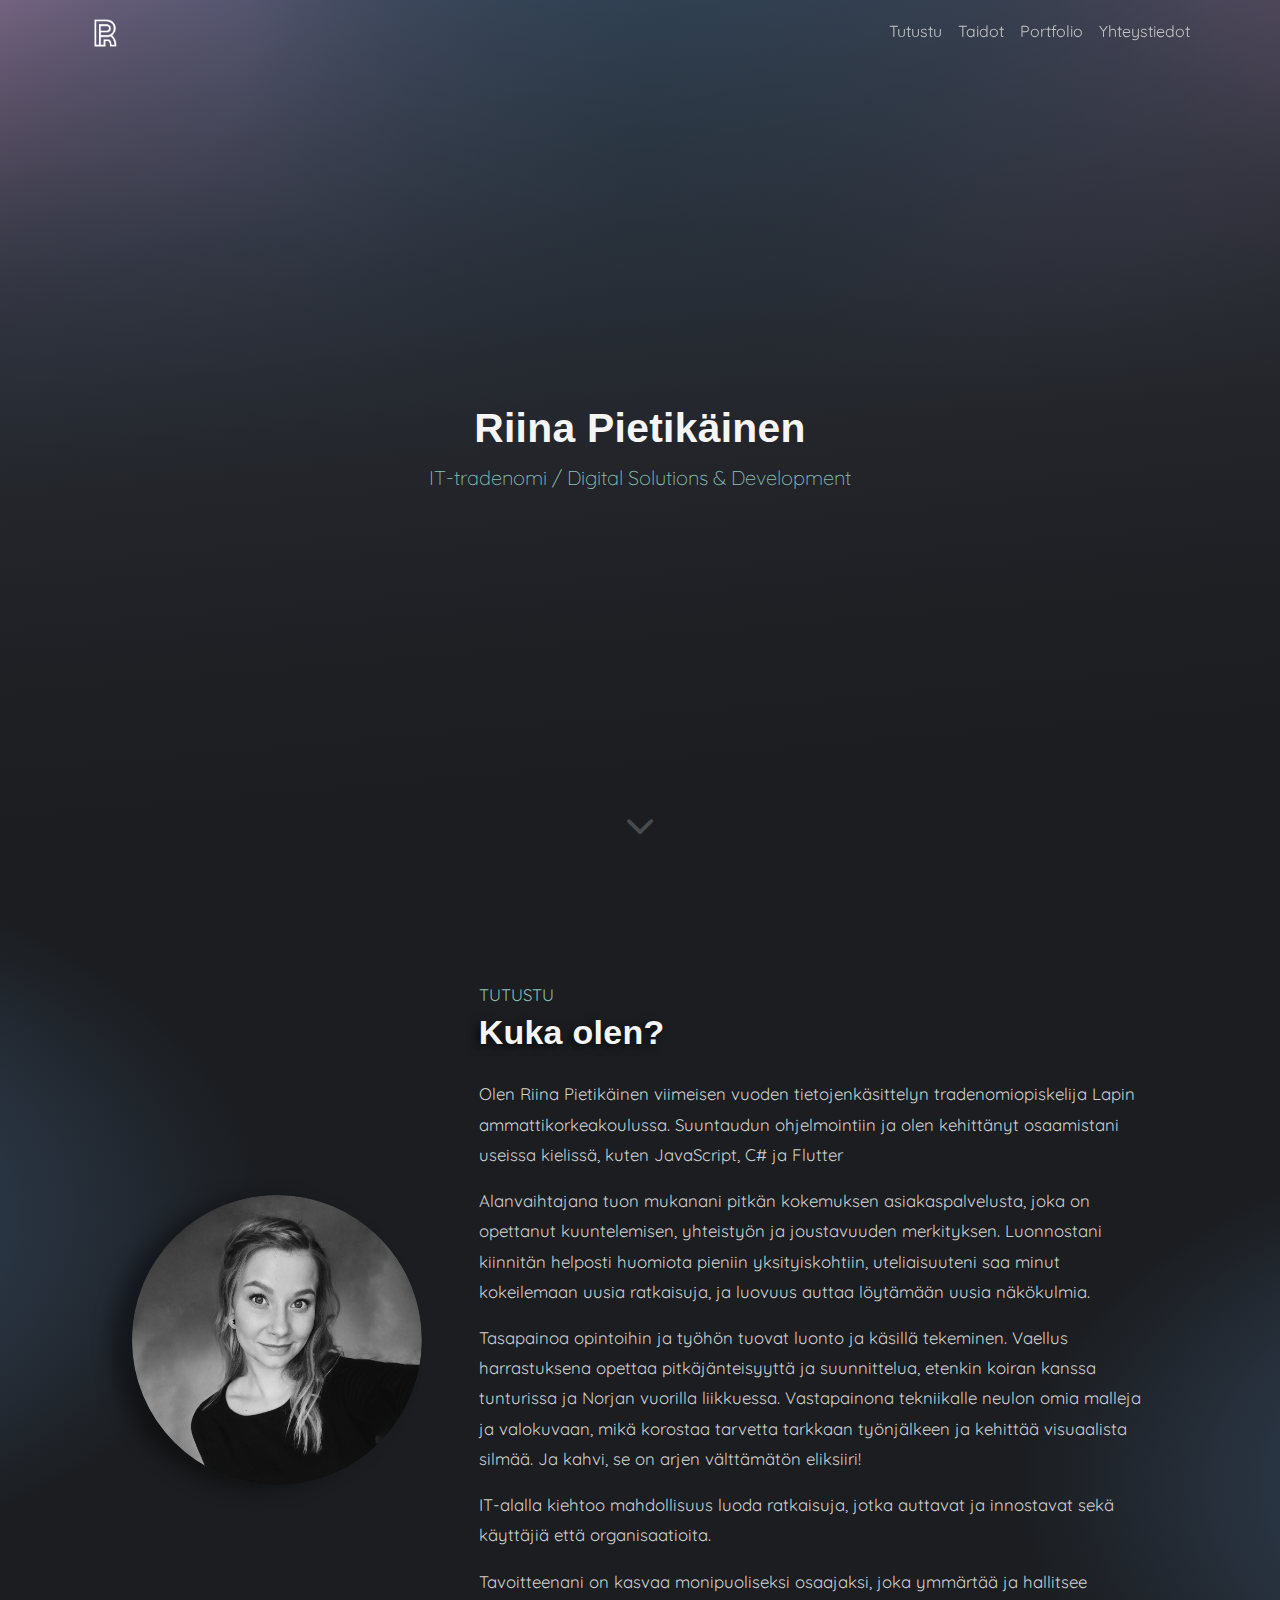
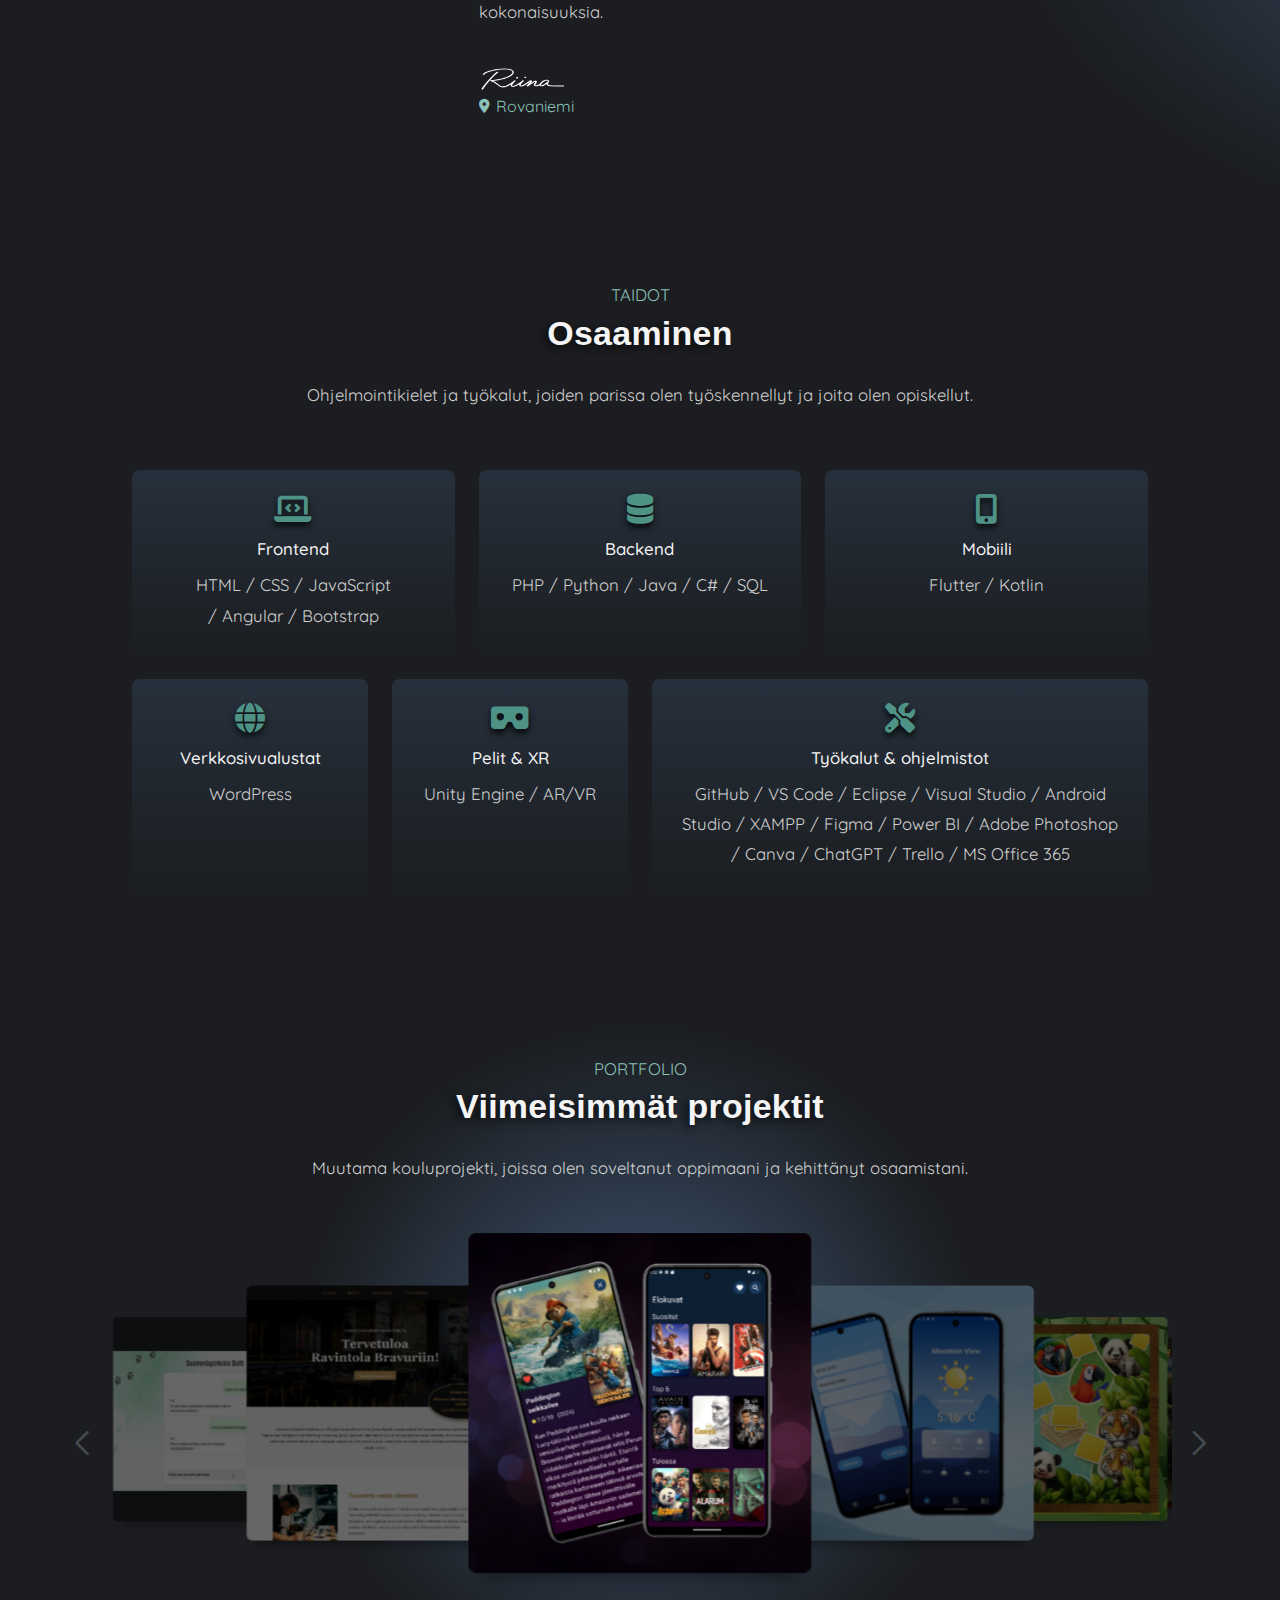
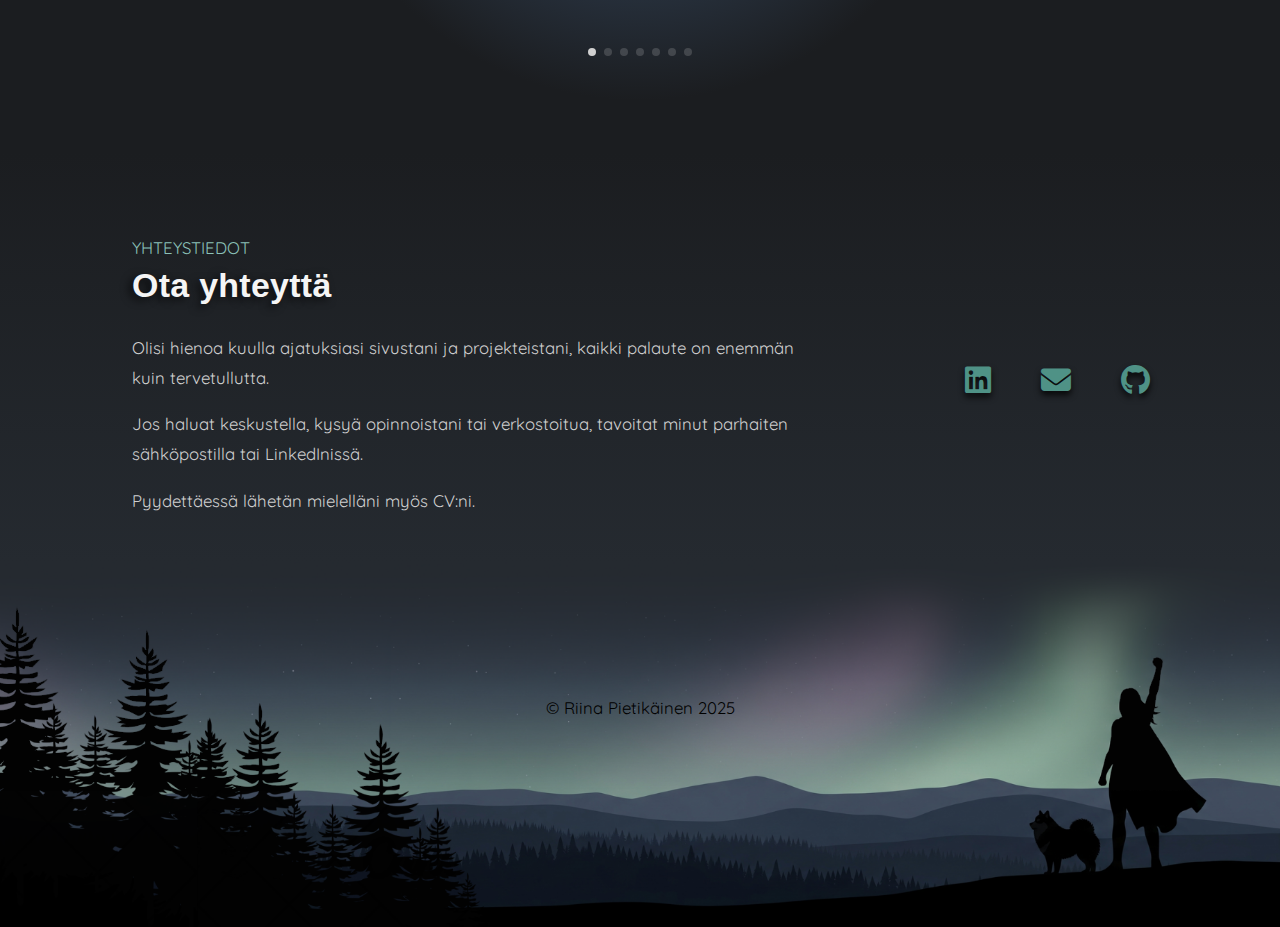
<file: index.html>
<!DOCTYPE html>
<html lang="en">
<head>
  <title>Riina Pietikäinen – Portfolio</title>

  <meta charset="utf-8">
  <meta name="description" content="Ohjelmointiin suuntautuvan tradenomiopiskelijan portfolio, jota inspiroi uuden oppiminen ja käyttäjiä palvelevien ratkaisujen rakentaminen. – Riina Pietikäinen" />
  <meta name="author" content="Riina Pietikäinen" />
  <meta name="viewport" content="width=device-width, initial-scale=1">
  <link rel="icon" href="img/PR.png" type="image/png">
  <link rel="stylesheet" href="https://cdn.jsdelivr.net/npm/bootstrap@5.3.3/dist/css/bootstrap.min.css"> 
  <link rel="stylesheet" href="https://cdn.jsdelivr.net/npm/swiper@11/swiper-bundle.min.css"/>
  <link rel="stylesheet" href="https://cdnjs.cloudflare.com/ajax/libs/font-awesome/6.4.2/css/all.min.css">
  <link rel="stylesheet" href="https://api.fontshare.com/css?f[]=general-sans@400,500,600,700&display=swap" >
  <link rel="stylesheet" href="https://fonts.googleapis.com/css2?family=Quicksand:wght@400;500&display=swap" >
  <link rel="stylesheet" href="css/style.css"/>
  <link rel="stylesheet" href="css/header-animation-style.css">

</head>

<body>
  <body id="top">
        <!-- Navigation-->
        <nav class="navbar navbar-expand-lg navbar-dark fixed-top" id="mainNav">
          <div class="container">
            <a class="navbar-brand" href="#top" data-title="Riina Pietikäinen – Portfolio">
              <img class="logo" src="img/RP.png">
            </a>
            <button class="navbar-toggler collapsed" type="button" data-bs-toggle="collapse" data-bs-target="#navbarResponsive" aria-controls="navbarResponsive" aria-expanded="false" aria-label="Toggle navigation">
              <span class="icon-bar top-bar"></span>
              <span class="icon-bar middle-bar"></span>
              <span class="icon-bar bottom-bar"></span>
            </button>

            <div class="collapse navbar-collapse" id="navbarResponsive">
              <ul class="navbar-nav ms-auto">
                <li class="nav-item">
                  <a class="nav-link" href="#tiedot" data-title="Tutustu | Riina Pietikäinen">Tutustu</a>
                </li>
                <li class="nav-item">
                  <a class="nav-link" href="#taidot" data-title="Taidot | Riina Pietikäinen">Taidot</a>
                </li>
                <li class="nav-item">
                  <a class="nav-link" href="#projektit" data-title="Portfolio | Riina Pietikäinen">Portfolio</a>
                </li>
                <li class="nav-item">
                  <a class="nav-link" href="#yhteystiedot" data-title="Yhteystiedot | Riina Pietikäinen">Yhteystiedot</a>
                </li>
              </ul>
            </div>
          </div>
        </nav>


        <!-- Header-->
        <header id="top">
          <div class="container">
            <h1>Riina Pietikäinen</h1>
            <p class="lead pieni-otsikko">IT-tradenomi / Digital Solutions & Development</p>
            <a id="scroll-arrow" href="#tiedot">
              <i class="fas fa-chevron-down"></i>
            </a>
          </div>
        </header>

        
        

        <!--Esittely-->
        <section id="tiedot">
            <div class="container tiedot-sisalto">
                <div class="row">
                    <div class="col-md-12 col-lg-4 tiedot-kuva">
                      <img class="myimg" src="img/photo.png" alt="Riina Pietikäinen, portfolioesittelykuva">
                    </div>
                    <div class="col-md-12 col-lg-8">
                      <p class="pieni-otsikko">TUTUSTU</p> 
                      <h2 class="iso-otsikko">Kuka olen?</h2>
                            
                       <p>Olen Riina Pietikäinen viimeisen vuoden tietojenkäsittelyn tradenomiopiskelija Lapin ammattikorkeakoulussa. 
                          Suuntaudun ohjelmointiin ja olen kehittänyt osaamistani useissa kielissä, kuten JavaScript, C# ja Flutter</p>
                        <p>Alanvaihtajana tuon mukanani pitkän kokemuksen asiakaspalvelusta, joka on opettanut kuuntelemisen, yhteistyön ja
                           joustavuuden merkityksen. Luonnostani kiinnitän helposti huomiota pieniin yksityiskohtiin, uteliaisuuteni saa 
                           minut kokeilemaan uusia ratkaisuja, ja luovuus auttaa löytämään uusia näkökulmia.</p>
                        <p>Tasapainoa opintoihin ja työhön tuovat luonto ja käsillä tekeminen. Vaellus harrastuksena opettaa pitkäjänteisyyttä ja 
                           suunnittelua, etenkin koiran kanssa tunturissa ja Norjan vuorilla liikkuessa. 
                           Vastapainona tekniikalle neulon omia malleja ja valokuvaan, mikä korostaa tarvetta tarkkaan työnjälkeen ja 
                           kehittää visuaalista silmää. Ja kahvi, se on arjen välttämätön eliksiiri!</p>
                        <p>IT-alalla kiehtoo mahdollisuus luoda ratkaisuja, jotka auttavat ja innostavat sekä käyttäjiä että organisaatioita.</p>
                        <p>Tavoitteenani on kasvaa monipuoliseksi osaajaksi, joka ymmärtää ja hallitsee kokonaisuuksia.</p>
                            
                        <img class="signature" src="img/name.png">
                        <div class="location">
                          <i class="fa-solid fa-location-dot"></i>
                          <span>Rovaniemi</span>
                        </div>
                    </div>
                </div>
            </div>
        </section>

        <!--Osaaminen-->
         <section id="taidot">
            <div class="container">
                <div class="row">
                    <div class="col-12">
                      <p class="pieni-otsikko">TAIDOT</p>
                      <h2 class="iso-otsikko">Osaaminen</h2>
                      <p class="highlight-text">Ohjelmointikielet ja työkalut, joiden parissa olen työskennellyt ja joita olen opiskellut.</p>
                    </div>
                    <div class="col-12">
                      <div class="row g-4">
                        <div class="col-12 col-md-6 col-lg-4">
                            <div class="taidot-card eka-kortti">
                              <i class="fas fa-laptop-code taidot-icon"></i>
                              <p class="taidot-title">Frontend</p>
                              <p class="taidot-text">HTML /&nbsp;CSS /&nbsp;JavaScript /&nbsp;Angular /&nbsp;Bootstrap</p>
                            </div>
                        </div>

                        <div class="col-12 col-md-6 col-lg-4">
                          <div class="taidot-card">
                            <i class="fas fa-database taidot-icon"></i>
                            <p class="taidot-title">Backend</p>
                            <p class="taidot-text">PHP /&nbsp;Python /&nbsp;Java /&nbsp;C# /&nbsp;SQL</p>
                          </div>
                        </div>

                        <div class="col-12  col-md-4 col-lg-4">
                          <div class="taidot-card">
                            <i class="fas fa-mobile-alt taidot-icon"></i>
                            <p class="taidot-title">Mobiili</p>
                            <p class="taidot-text">Flutter /&nbsp;Kotlin</p>
                          </div>
                        </div>

                        <div class="col-6 col-md-4 col-lg-3">
                          <div class="taidot-card">
                            <i class="fas fa-globe taidot-icon"></i>
                            <p class="taidot-title">Verkkosivualustat</p>
                            <p class="taidot-text">WordPress</p>
                          </div>
                        </div>

                        <div class="col-6  col-md-4 col-lg-3">
                          <div class="taidot-card">
                            <i class="fas fa-vr-cardboard taidot-icon"></i>
                            <p class="taidot-title">Pelit & XR</p>
                            <p class="taidot-text">Unity Engine /&nbsp;AR/VR</p>
                          </div>
                        </div>

                        <div class="col-12 col-md-12 col-lg-6">
                          <div class="taidot-card">
                            <i class="fas fa-tools taidot-icon"></i>
                            <p class="taidot-title">Työkalut & ohjelmistot</p>
                            <p class="taidot-text">GitHub /&nbsp;VS Code /&nbsp;Eclipse /&nbsp;Visual Studio /&nbsp;Android Studio /&nbsp;XAMPP /&nbsp;Figma /&nbsp;Power BI /&nbsp;Adobe Photoshop /&nbsp;Canva /&nbsp;ChatGPT /&nbsp;Trello /&nbsp;MS Office 365</p>
                          </div>
                        </div>
                      </div>    
                    </div>
                </div>
            </div>
        </section>

        <!-- Projektit-->
        <section id="projektit">
          
          <div class="container-fluid">
            <div class="row">
              <div class="col-12">
                <p class="pieni-otsikko">PORTFOLIO</p>
                <h2 class="iso-otsikko">Viimeisimmät projektit</h2>
                <p class="highlight-text">
                  Muutama kouluprojekti, joissa olen soveltanut oppimaani ja kehittänyt osaamistani.
                </p>
              </div>
            </div>

            <div class="row">
              <div class="col-12">
                <div class="swiper-container">
                    <div class="swiper">
                    <div class="swiper-wrapper">
                      <div class="swiper-slide">
                        <img src="img\movie_kansi.png" alt="Elokuva sovelluksen kansikuva">
                        <span data-bs-toggle="modal" data-bs-target="#projectModal" data-project="project1">
                          Suosikki elokuvat 
                          <i class="fa-solid fa-hand-pointer"></i>
                        </span>
                      </div>
                      <div class="swiper-slide">
                        <img src="img/saa_kansi.png" alt="Sää sovelluksen kansikuva">
                        <span data-bs-toggle="modal" data-bs-target="#projectModal" data-project="project2">
                          Sää päiväkirja 
                          <i class="fa-solid fa-hand-pointer"></i>
                        </span>
                      </div>
                      <div class="swiper-slide">
                        <img src="img/memo_kansi.png" alt="Memo pelin kansikuva">
                        <span data-bs-toggle="modal" data-bs-target="#projectModal" data-project="project3">
                          Viidakko muistipeli 
                          <i class="fa-solid fa-hand-pointer"></i>
                        </span>
                      </div>
                      <div class="swiper-slide">
                        <img src="img/game_kansi.png" alt="Gallery Allergy pelin kansikuva">
                        <span data-bs-toggle="modal" data-bs-target="#projectModal" data-project="project5">
                          Gallery Allergy 
                          <i class="fa-solid fa-hand-pointer"></i>
                        </span>
                      </div>
                      <div class="swiper-slide">
                        <img src="img/zigzag_kansi.png" alt="Zig Zag pelin kansikuva">
                        <span data-bs-toggle="modal" data-bs-target="#projectModal" data-project="project6">
                          Zig Zag Game 
                          <i class="fa-solid fa-hand-pointer"></i>
                        </span>
                      </div>
                      <div class="swiper-slide">
                        <img src="img/botti_kansi.png" alt="Botti 4">
                        <span data-bs-toggle="modal" data-bs-target="#projectModal" data-project="project7">
                          Chatbot 
                          <i class="fa-solid fa-hand-pointer"></i>
                        </span>
                      </div>
                      <div class="swiper-slide">
                        <img src="img/wp_kansi.png" alt="Chatbotin kansikuva">
                        <span data-bs-toggle="modal" data-bs-target="#projectModal" data-project="project8">
                          WordPress kotisivu 
                          <i class="fa-solid fa-hand-pointer"></i>
                        </span>
                      </div>
                    </div>
                  </div>
                  <div class="swiper-button-prev"></div>
                  <div class="swiper-button-next"></div>
                  <div class="swiper-pagination"></div>
                </div>
              </div>
            </div>
          </div>
        </section>

        <!--Yhteystiedot-->
        <section id="yhteystiedot">
            <div class="container">
              <div class="row">
                <div class="col-12 col-md-8">
                  <p class="pieni-otsikko"> YHTEYSTIEDOT</p>
                  <h2 class="iso-otsikko">Ota yhteyttä</h2>
                  <p>Olisi hienoa kuulla ajatuksiasi sivustani ja projekteistani, kaikki palaute on enemmän kuin tervetullutta.</p>
                  <p>Jos haluat keskustella, kysyä opinnoistani tai verkostoitua, tavoitat minut parhaiten sähköpostilla tai LinkedInissä.</p> 
                  <p>Pyydettäessä lähetän mielelläni myös CV:ni.</p>
                </div>
                <div class="col-12 col-md-4 yhteystiedot-iconit">
                  <a href="https://linkedin.com/in/riinapietikainen" target="_blank" rel="noopener noreferrer">
                    <i class="fab fa-linkedin"></i>
                  </a>
                  <a href="mailto:riina.pietikainen.rp@gmail.com">
                      <i class="fas fa-envelope"></i>
                  </a>
                  <a href="https://github.com/Riinapi" target="_blank" rel="noopener noreferrer">
                    <i class="fab fa-github"></i>
                  </a>
                </div>
              </div>
            </div>
        </section>

        <!-- Footer-->
        <footer>
          <img src="img/footer.png" alt="Footerin taustakuva">
          <p>&copy; Riina Pietikäinen 2025</p>
        </footer>

        <!--Projektin modaali-->
        <div class="modal fade" id="projectModal" tabindex="-1" aria-labelledby="projectModalLabel" aria-hidden="true">
          <div class="modal-dialog modal-lg"> 
            <div class="modal-content">
              <div class="modal-header">
                <button type="button" class="btn-close" data-bs-dismiss="modal" aria-label="Close"></button>
              </div>
              <div class="modal-body" id="projectModalBody">
              </div>
            </div>
          </div>
        </div>

<script src="https://cdn.jsdelivr.net/npm/bootstrap@5.3.3/dist/js/bootstrap.bundle.min.js"></script>
<script src="https://cdn.jsdelivr.net/npm/swiper@11/swiper-bundle.min.js"></script>
<script src="js/js.js"></script>


</body>
</html>
</file>
<file: css/style.css>
:root {
  --color-iso-otsikko: #F5F5F5;
  --color-pieni-otsikko:#8bc1b8;
  --color-p-teksti: #D0D0D0;
  --color-modal-teksti: #8bc1b8;
  --otsikko-varjo: -4px 3px 8px rgb(0, 0, 0, 0.7);
  --color-elementti-varjo: rgba(0, 0, 0, 0.4);
  --color-icon: #4f9286;
  --color-icon-hover: #7ab8ac; 
  --color-icon-gray: #D0D0D0;
  --color-icon-nuolet: #474B50; 
  --color-hover-nuolet: #D0D0D0;
  --color-hover: #F5F5F5;
  --color-tausta-primary: #1B1D20;
  --color-tausta-secondary: #3e5674;
  --color-tausta-tertiary: #202328;
}

html {
  scroll-padding-top: 30px;
  scroll-behavior: smooth;
}

body {
  font-family: "Quicksand", sans-serif;
  font-weight: 400;
  font-size: 1rem;
  line-height: 1.8;
  color:  var(--color-p-teksti);
  background-color: var(--color-background);
  margin: 0;
  padding: 0;
}

h1, h2, h4 {
  font-family: "General Sans", sans-serif;
  font-weight: 600;
  color:  var(--color-iso-otsikko);
  letter-spacing: 0.3px;
}

h1 {
  font-size: calc(1.75rem + 1vw);
  font-weight: 700;
}

h2 {
  font-size: calc(1.4rem + 0.9vw); 
  font-weight: 600;
  line-height: 1.3;
}

h4 {
  font-size: 1.2rem;
  text-transform: uppercase;
  letter-spacing: 1px;
}

p {
  color: var(--color-p-teksti);
  font-size: 1.05rem; 

}

.pieni-otsikko {
  margin-bottom: 0px;
  color:var(--color-pieni-otsikko);
}


.iso-otsikko{
  margin-bottom: 25px;
  color:var(--color-iso-otsikko);
  text-shadow: var(--otsikko-varjo);
}

.highlight-text {
  margin-bottom: 60px;
  color: var(--color-p-teksti);
}

section {
  padding: 80px 120px;
}

i {
  font-size: 30px;
  color: var( --color-icon);
  text-shadow: 0 4px 6px rgba(0, 0, 0, 0.804);
}

#yhteystiedot i:hover,
.modal-body i:hover {
  color:var(--color-icon-hover);
  cursor: pointer;
  text-shadow: 0 2px 4px rgba(0, 0, 0, 0.804);
  transition: transform 0.3s, color 0.3s;
}



/* NAVBAR */

#mainNav {
  transition: background-color 0.5s ease;
  background-color: transparent;
}

#mainNav.scrolled {
  background-color: var(--color-tausta-primary); 
}

#mainNav .nav-link {
  color: #c3c3c3;
}

#mainNav .nav-link:hover {
  color: 	#98b3af;
}

#mainNav .nav-link.active {
  color: #8bc1b8;
}

#mainNav .navbar-brand {
  font-weight: 700;
}

.nav-item {
    text-align: center;
  }

/* Hamppari */
.navbar-toggler {
  border: none;
  background: transparent !important;
  cursor: pointer;
}

.navbar-toggler:hover {
  background: transparent !important;
}

.navbar-toggler:focus,
.navbar-toggler:active {
  outline: none;
  border: none;
  box-shadow: none;
}

.navbar-toggler .icon-bar {
  height: 2px;
  width: 26px;
  background-color: var(--color-icon-gray);
  border-radius: 1px;
  display: block;
  margin-top: 5px;
  transition: all 0.2s;
}

/* X-animaatio */
.navbar-toggler:not(.collapsed) .top-bar {
  transform: rotate(45deg);
  transform-origin: 10% 10%;
}

.navbar-toggler:not(.collapsed) .middle-bar {
  opacity: 0;
}

.navbar-toggler:not(.collapsed) .bottom-bar {
  transform: rotate(-45deg);
  transform-origin: 10% 90%;
}

.navbar-toggler.collapsed .top-bar {
  transform: rotate(0);
}

.navbar-toggler.collapsed .middle-bar {
  opacity: 1;
}

.navbar-toggler.collapsed .bottom-bar {
  transform: rotate(0);
}

.logo {
  height:28px;
  width: auto;
  padding: 0 12px;
}

/* HEADER */
header {
  display: flex;
  height: 100vh;
  text-align: center;
  align-items: center;
  justify-content: center;
  color: var(--color-iso-otsikko); 
  overflow: hidden; 
  position: relative;
}

/* Nuoli*/
#scroll-arrow i {
  position: absolute;
  bottom: 60px;
  left: 50%;
  transform: translateX(-50%);
  color: var(--color-icon-nuolet);
  text-shadow: none;
  animation: moveDown 3s linear infinite;
  cursor: pointer;
}

/* Nuolen liike*/
@keyframes moveDown {
  0% {
    transform: translate(-50%, 0);
    opacity: 0;
  }
  30% {
    transform: translate(-50%, 5px);
    opacity: 0.5;
  }
  60% {
    transform: translate(-50%, 10px);
    opacity: 1;
  }
  100% {
    transform: translate(-50%, 20px);
    opacity: 0;
  }
}


/*TIEDOT*/

#tiedot {
background-color: var(--color-tausta-primary); 
background-repeat: no-repeat; 
background-size: 50% 100%, 50% 100%;
background-position: top left,  bottom right;
background-image:
  radial-gradient(at -60% 35%, var(--color-tausta-secondary) 0%, var(--color-tausta-primary) 45%),
  radial-gradient(at 160% 65%, var(--color-tausta-secondary) 0%, var(--color-tausta-primary) 45%);
}

.tiedot-kuva {
  display: flex;
  align-items: center;
}

.myimg {
  width: 90%; 
  height: auto;
  margin-bottom: 20px; 
  border-radius: 50%;
  box-shadow: -20px 4px 20px var(--color-elementti-varjo);
}

.signature {
  display: block; 
  height:24px;
  width: auto;
  margin-top: 40px;
}

.location {
  display: inline-flex;      
  align-items: center;       
  gap: 6px;                  
  color:var(--color-pieni-otsikko);               
  font-size: 16px;               
}

.location i {
  color: var(--color-pieni-otsikko);            
  font-size: 14px;
  text-shadow: none;
}




/* OSAAMINEN */

#taidot {
 background: var(--color-tausta-primary);
 text-align: center;
}

#taidot .otsikko-toka {
  margin-bottom: 10px;
}

/* Kortit */
.taidot-card {
  position: relative;
  padding:24px;
  background: var(--color-tausta-primary);
  background: linear-gradient(to bottom, #26303c 0%, var(--color-tausta-primary) 100%);
  border-radius: 8px;
  /*box-shadow: var(--color-elementti-varjo) 0px 20px 15px -15px;*/
  height: 100%;             
  text-align: center;       
  display: flex;
  flex-direction: column;
  justify-content: flex-start;
  align-items: center;
  z-index: 10;
}


#taidot i {
  margin-bottom: 10px;
}

.taidot-title {
  font-weight:500;
  margin-bottom: 6px;
  color:var(--color-iso-otsikko);
}

.taidot-text {

  color:var(--color-p-teksti);
  margin-bottom: 0;
}


/* PROJEKTIT */

#projektit {
  position: relative;          
  width: 100%;
  text-align: center;
  overflow: hidden;
  padding: 80px 0;
  background: var(--color-tausta-primary);
  background: radial-gradient(circle, var(--color-tausta-secondary) 0%, var(--color-tausta-primary) 45%);
}

#projektit .container-fluid {
  width: 85%;
  margin: 0 auto;
}

#projektit .otsikko-eka,
#projektit .otsikko-toka,
#projektit .highlight-text {
  position: relative;
  z-index: 30;
}

#projektit .highlight-text {
  margin-bottom: 10px;
}

/* Swiper karuselli*/
.swiper-container {
  position: relative;
  overflow: visible;
  margin-top: 20px;
}

.swiper {
  width: 100%;
  padding: 20px 0 100px 0;
}

.swiper-slide {
  position: relative;
  width: 340px;
  height: 340px;
  display: flex;
  align-items: center;
  justify-content: center;
  overflow: visible;
  border-radius: 8px;
  filter: brightness(0.4);
  opacity: 1; 
  transition: transform 0.6s ease, opacity 0.6s ease, filter 0.6s ease;
}

/* Toiseksi reunimmaiset slidet */
.swiper-slide.level-1 {
  filter: brightness(0.7);

}
/* Kolmanneksi reunimmaiset slidet  */
.swiper-slide.level-2 {
  filter: brightness(0.5);
}

/* Neljänneksi reunimmaiset slidet */
.swiper-slide.level-3 {
  opacity: 0;
}

/* Keskimmäinen slide */
.swiper-slide-active {
  filter: brightness(1);
  opacity: 1;
  
}

.swiper-slide img {
  height: 100%;
  object-fit: contain;
  display: block;
  border-radius: 8px;
  box-shadow: var(--color-elementti-varjo) 0px 20px 15px -15px;
}

/* Sliden teksti */
.swiper-slide span {
  position: absolute;
  display: flex;
  justify-content:center;
  align-items:flex-end;
  gap: 8px;
  width: 300px;
  height: 400px;
  margin-top: 60px;
  left: 50%;
  transform: translateX(-50%);
  padding: 50px 0 12px;
  color: var(--color-p-teksti);
  opacity: 0;
  pointer-events: none;
  font-size: 20px;
}

/* Ikonin tyyli */
.swiper-slide span i {
  font-size: 0.9em; /* tekee ikonista vähän pienemmän kuin teksti */
  color: var(--color-p-teksti);
  padding-bottom: 8px;
  opacity:0.8;
  text-shadow: none;
}

.swiper-slide-active span {
  cursor: pointer;
  pointer-events: auto;
  animation: fadeIn 1s forwards;
}

@keyframes fadeIn {
  from { opacity: 0; }
  to { opacity: 1; }
}

.swiper-slide-active span:hover {
  color: var(--color-hover);
  font-weight: 500;
}

.swiper-slide span:hover i {
  color: var(--color-hover);
}



/* Pallot */
.swiper-pagination-bullet,
.swiper-pagination-bullet-active {
  background: var(--color-icon-gray);
}

/* Nuolet */
.swiper-button-prev,
.swiper-button-next {
  color: var(--color-icon-nuolet);           
}

.swiper-button-prev:hover,
.swiper-button-next:hover {
  color: var(--color-hover-nuolet);              
}

.swiper-button-prev::after,
.swiper-button-next::after {
  font-size: 24px;
  font-weight: bold;         
}

.swiper-button-prev {
  left: -40px;
}
.swiper-button-next {
  right: -40px;
}



/* YHTEYSTIEDOT */

#yhteystiedot {
  padding-bottom: 30px;
  background: linear-gradient(180deg, var(--color-tausta-primary), #252a30);
}

.yhteystiedot-teksti {
  flex-direction: column;
  display: flex;       
}

.yhteystiedot-iconit {
  display: flex;              
  justify-content: flex-end;  
  align-items: center;        
  gap: 50px;                  
  padding: 10px;            
}


/* FOOTER */

footer {
  position: relative;  
  width: 100%;
  text-align: center;
}

footer img {
  display: block;
  width: 100%;
  height: auto;
}

footer p {
  position: absolute;       
  top: 40%;                 
  left: 50%;                
  transform: translate(-50%, -50%);  
  color: black;
  margin: 0;                
}


/* MODAALI */ 

.modal-dialog {
  display: flex;
  align-items: center;   
  justify-content: center; 
}

.modal-content {
  background-color: var(--color-tausta-tertiary);
  color: var(--color-p-teksti);
}

.btn-close {
  background: none;
  background-image: url("data:image/svg+xml,%3Csvg xmlns='http://www.w3.org/2000/svg' fill='%23e7e7e7' viewBox='0 0 16 16'%3E%3Cpath d='M4.646 4.646a.5.5 0 0 1 .708 0L8 7.293l2.646-2.647a.5.5 0 0 1 .708.708L8.707 8l2.647 2.646a.5.5 0 0 1-.708.708L8 8.707l-2.646 2.647a.5.5 0 0 1-.708-.708L7.293 8 4.646 5.354a.5.5 0 0 1 0-.708z'/%3E%3C/svg%3E");
  opacity: 1; 
}

.modal-header {
  border:none;
  padding-bottom: 0px;
}

.modal-body {
  display: flex;
  align-items: center;
  justify-content: center;
}

/* Otsikko */
.modal-title{
  margin-bottom:20px;
  color: var(--color-iso-otsikko);
  display: inline-block;
  text-shadow: var(--otsikko-varjo);
}

/* Otsikot joissa iconi */
.modal-title-icon {
  display: flex;
  justify-content: space-between; 
  align-items: center;
  margin-bottom:20px;

  
}

/* Otsikot joissa iconi */
.modal-title-icon h4 {
  margin: 0;
  display: inline-block;
  color: var(--color-iso-otsikko);
  text-shadow: var(--otsikko-varjo);
}

.modal-teknologiat {
  color: var(--color-modal-teksti);
}

/* X nappi */
.btn-close:focus,
.btn-close:active {
  outline: none;
  border: none;
  box-shadow: none;
}

/* Modaalin swiper karuselli */
.modal-swiper {
 width: 100%;
 padding: 0 0 40px 0;
 opacity: 0;
 transition: opacity 0.4s ease; /* Näkyyvyyten pieni viive, että kaikki kerkeää latautua*/
}

.modal-swiper.swiper-ready {
  opacity: 1;
}

.modal-swiper .swiper-slide {
  height: 300px;
  background:none;
  display: flex;           
  justify-content: center;
  align-items: center;
  filter: brightness(0.5);
  transition: transform 0.6s ease, filter 0.6s ease;
  margin-bottom: 10px;
}

/* Keskimmäinen slide kirkas*/
.modal-swiper .swiper-slide-active {
  filter: brightness(1);
}

.modal-swiper .swiper-slide img {
  height:100%;
  max-width: 100%;
  object-fit: contain;
  border-radius: 8px;
  box-shadow: var(--color-elementti-varjo) 0px 20px 15px -15px;
}

/* Isommat kuvat swiper*/
.big-swiper .swiper-slide {
  height: 450px;
}

/* Otsikon ja swiperin väli*/
.horizontal-swiper {
  margin-bottom: 30px;
}

/* Vertikaali swiper */
.vertical-swiper .swiper-slide {
  width: 240px;
  height: 380px;
}

/* Piilotetaan yksittäin näkyvistä slideista takimmaiset koko eron vuoksi*/
.single-slide .swiper-slide {
 opacity:0 !important;
}

.single-slide .swiper-slide-active {
  opacity:1 !important;
}

/* Nuolet */
.modal-swiper-button-prev{
  left:-5px;
}
.modal-swiper-button-next{
  right:-5px;
}


/*video*/
.memo-video-container {
  width: 300px;
  height: 300px;
}

.video-container {
  width: 230px;
  height: 380px; 
}

.video-container video,
.memo-video-container video {
  width: 100%;
  height: 100%;
  object-fit: contain; 
}



/* RESPONSIIVIVUUS */

/* Yleiset*/

@media (max-width: 1024px) {
  section {
    padding: 65px 60px; 
  }
}

@media (max-width: 768px) {
  section {
    padding: 50px 40px; 
  }
}

@media (max-width: 640px) {
  section {
    padding: 50px 10px; 
  }
}

@media (max-width: 768px) {
  i {
    font-size: 28px;
  }
}

/* Header */

@media (max-width: 480px) {
#scroll-arrow i {
  bottom: 60px;
}
}

/* Esittely */

@media (max-width: 480px) {
  #tiedot {
    background-size: 100% 50%, 100% 50%;
  }
}

@media (max-width: 1024px) {
  .tiedot-kuva {
    justify-content: center;
  }
}

@media (max-width: 900px) {
  .myimg {
    width: 50%;
  }
}

@media (max-width: 640px) {
  .myimg {
    width: 70%;
  }
}

/* Projektit */

@media (max-width: 1024px) {
  #projektit {
    background: radial-gradient(circle, var(--color-tausta-secondary) 0%, var(--color-tausta-primary) 55%);
  }
}

@media (max-width: 768px) {
  #projektit {
    background: radial-gradient(circle, var(--color-tausta-secondary) 0%, var(--color-tausta-primary) 60%);
  }
}

@media (max-width: 480px) {
  #projektit {
    background: radial-gradient(circle, var(--color-tausta-secondary) 0%, var(--color-tausta-primary) 80%);
  }
}

@media (max-width: 1024px) {
  #projektit .container-fluid{
    width: 100%;
    padding:0;
  }
}

/* Swiperin nuolet piilotetaan pienemmillä näytöillä */
@media (max-width: 992px) {
  .swiper-button-prev,
  .swiper-button-next {
      visibility: hidden;
  }
}

/* Yhteystiedot */

@media (max-width: 768px) {
  .yhteystiedot-iconit {
    gap: 40px; 
  }
}

@media (max-width: 768px) {
  .yhteystiedot-iconit {
    margin-top: 40px;
    justify-content: center;
  }
}

@media (max-width: 480px) {
    #yhteystiedot {
        padding-bottom: 50px; 
    }
}

/* Footer */

@media (max-width: 768px) {
  footer p {
    font-size: 14px; 
  }
}

@media (max-width: 480px) {
  footer p {
    font-size: 12px; 
  }
}

/* Modaali */

@media (min-width: 768px) and (max-width: 1024px) {
  .modal-dialog.modal-lg {
    max-width: 90%; 
    margin: auto;   
  }
}

/* Swiperin ja otsikon väli*/
@media (max-width: 480px) {
  .col-md-6 .modal-swiper {
    margin-bottom: 30px;
  }
}

@media (max-width: 991.98px) {
  .col-md-12 .modal-swiper {
    margin-bottom: 30px;
  }
}

@media (max-width:1024px) {
  .horizontal-swiper .swiper-slide {
    height: auto;
  }
  .horizontal-swiper .swiper-slide img {
    height: 300px;
  }
}

@media (max-width:768px) {
  .horizontal-swiper .swiper-slide img {
    box-shadow:none;
  }
}

@media (max-width: 768px) {
  .vertical-swiper .swiper-slide {
    width: 220px;
    height: 340px;
  }
}

@media (max-width: 768px) {
  .video-container {
    width: 220px;
    height: 340px;
  }
}
</file>
<file: css/header-animation-style.css>
header {
  --x-0: 50%;
    --y-0: -20%;
    --c-0: hsla(210.66666666666666, 29%, 30%, 1);
    --c-1: hsla(210.66666666666666, 29%, 30%, 1);
    --y-1: 107%;
    --x-1: 51%;
    --c-2: hsla(210.66666666666666, 29%, 30%, 1);
    --x-2: 99%;
    --y-2: 98%;
    --c-3: hsla(210.66666666666666, 29%, 30%, 1);
    --x-3: 5%;
    --y-3: 84%;
    --c-4: hsla(297.9310344827586, 13%, 40%, 1);
    --x-4: 1%;
    --y-4: 42%;
    --c-5: hsla(297.9310344827586, 13%, 40%, 1);
    --x-5: 83%;
    --y-5: 35%;
    --c-6: hsla(297.9310344827586, 13%, 40%, 1);
    --x-6: 100%;
    --y-6: 0%;
    --c-7: hsla(297.9310344827587, 17%, 56%, 1);
    --x-7: 0%;
    --y-7: 1%;
    ;
  background-color: hsla(216, 8%, 11%, 1);
  background-image: 
    linear-gradient(355deg,rgba(27, 29, 32, 1) 15%, rgba(29, 31, 35, 1) 30%, rgb(35, 37, 42) 50%,rgba(37, 42, 48, 0.13) 100%),
    radial-gradient(circle at var(--x-0) var(--y-0), var(--c-0) var(--s-start-0), transparent var(--s-end-0)), 
    radial-gradient(circle at var(--x-1) var(--y-1), var(--c-1) var(--s-start-1), transparent var(--s-end-1)), 
    radial-gradient(circle at var(--x-2) var(--y-2), var(--c-2) var(--s-start-2), transparent var(--s-end-2)), 
    radial-gradient(circle at var(--x-3) var(--y-3), var(--c-3) var(--s-start-3), transparent var(--s-end-3)), 
    radial-gradient(circle at var(--x-4) var(--y-4), var(--c-4) var(--s-start-4), transparent var(--s-end-4)), 
    radial-gradient(circle at var(--x-5) var(--y-5), var(--c-5) var(--s-start-5), transparent var(--s-end-5)), 
    radial-gradient(circle at var(--x-6) var(--y-6), var(--c-6) var(--s-start-6), transparent var(--s-end-6)), 
    radial-gradient(circle at var(--x-7) var(--y-7), var(--c-7) var(--s-start-7), transparent var(--s-end-7));
  animation: hero-gradient-animation 5s linear infinite alternate;
  background-blend-mode: normal, normal, normal, normal, normal, normal, normal, normal, normal;
}


@keyframes hero-gradient-animation {
    0% {
        --s-start-4: 5.615348876169356%;
        --s-end-4: 30.362362723736545%;
        --c-4: hsla(297.9310344827586, 13%, 40%, 1);
        --x-4: 1%;
        --y-4: 42%;
        --s-start-5: 4.4922792241079215%;
        --s-end-5: 22.504037567562413%;
        --c-5: rgb(114, 89, 115);
        --x-5: 83%;
        --y-5: 35%;
        --s-start-6: 4.4922792241079215%;
        --s-end-6: 42.24910310702087%;
        --c-6: hsla(297.9310344827586, 13%, 40%, 1);
        --x-6: 100%;
        --y-6: 0%;
        --s-start-7: 16.06735611161647%;
        --s-end-7: 42.24910310702087%;
        --c-7: hsla(297.9310344827587, 17%, 56%, 1);
        --x-7: 0%;
        --y-7: 1%;
    }

    100% {
        --s-start-4: 4.4922792241079215%;
        --s-end-4: 21.598732381568226%;
        --c-4: hsla(297.9310344827587, 17%, 56%, 1);
        --x-4: 3%;
        --y-4: 29%;
        --s-start-5: 4.4922792241079215%;
        --s-end-5: 24.37324391474935%;
        --c-5: hsla(297.9310344827587, 17%, 56%, 1);
        --x-5: 100%;
        --y-5: 4%;
        --s-start-6: 4.4922792241079215%;
        --s-end-6: 41.829413922073435%;
        --c-6: hsla(166.53061224489795, 72%, 60%, 1);
        --x-6: 81%;
        --y-6: 0%;
        --s-start-7: 13.548244512476932%;
        --s-end-7: 40.98076532887809%;
        --c-7: hsla(166.53061224489795, 72%, 60%, 1);
        --x-7: 16%;
        --y-7: 5%;
    }
}

@property --x-0 {
    syntax: '<percentage>';
    inherits: false;
    initial-value: 50%
}

@property --y-0 {
    syntax: '<percentage>';
    inherits: false;
    initial-value: -2%
}

@property --c-0 {
    syntax: '<color>';
    inherits: false;
    initial-value: hsla(210.66666666666666, 29%, 30%, 1)
}

@property --s-start-0 {
    syntax: '<percentage>';
    inherits: false;
    initial-value: 4.4922792241079215%
}

@property --s-end-0 {
    syntax: '<percentage>';
    inherits: false;
    initial-value: 66.18052148528896%
}

@property --c-1 {
    syntax: '<color>';
    inherits: false;
    initial-value: hsla(210.66666666666666, 29%, 30%, 1)
}

@property --y-1 {
    syntax: '<percentage>';
    inherits: false;
    initial-value: 107%
}

@property --s-start-1 {
    syntax: '<percentage>';
    inherits: false;
    initial-value: 34.63100103825456%
}

@property --s-end-1 {
    syntax: '<percentage>';
    inherits: false;
    initial-value: 105.5835756663415%
}

@property --x-1 {
    syntax: '<percentage>';
    inherits: false;
    initial-value: 51%
}

@property --s-start-2 {
    syntax: '<percentage>';
    inherits: false;
    initial-value: 16.06735611161647%
}

@property --s-end-2 {
    syntax: '<percentage>';
    inherits: false;
    initial-value: 42.24910310702087%
}

@property --c-2 {
    syntax: '<color>';
    inherits: false;
    initial-value: hsla(210.66666666666666, 29%, 30%, 1)
}

@property --x-2 {
    syntax: '<percentage>';
    inherits: false;
    initial-value: 99%
}

@property --y-2 {
    syntax: '<percentage>';
    inherits: false;
    initial-value: 98%
}

@property --s-start-3 {
    syntax: '<percentage>';
    inherits: false;
    initial-value: 16.06735611161647%
}

@property --s-end-3 {
    syntax: '<percentage>';
    inherits: false;
    initial-value: 42.24910310702087%
}

@property --c-3 {
    syntax: '<color>';
    inherits: false;
    initial-value: hsla(210.66666666666666, 29%, 30%, 1)
}

@property --x-3 {
    syntax: '<percentage>';
    inherits: false;
    initial-value: 5%
}

@property --y-3 {
    syntax: '<percentage>';
    inherits: false;
    initial-value: 84%
}

@property --s-start-4 {
    syntax: '<percentage>';
    inherits: false;
    initial-value: 5.615348876169356%
}

@property --s-end-4 {
    syntax: '<percentage>';
    inherits: false;
    initial-value: 30.362362723736545%
}

@property --c-4 {
    syntax: '<color>';
    inherits: false;
    initial-value: hsla(297.9310344827586, 13%, 40%, 1)
}

@property --x-4 {
    syntax: '<percentage>';
    inherits: false;
    initial-value: 1%
}

@property --y-4 {
    syntax: '<percentage>';
    inherits: false;
    initial-value: 42%
}

@property --s-start-5 {
    syntax: '<percentage>';
    inherits: false;
    initial-value: 4.4922792241079215%
}

@property --s-end-5 {
    syntax: '<percentage>';
    inherits: false;
    initial-value: 22.504037567562413%
}

@property --c-5 {
    syntax: '<color>';
    inherits: false;
    initial-value: hsla(297.9310344827586, 13%, 40%, 1)
}

@property --x-5 {
    syntax: '<percentage>';
    inherits: false;
    initial-value: 83%
}

@property --y-5 {
    syntax: '<percentage>';
    inherits: false;
    initial-value: 35%
}

@property --s-start-6 {
    syntax: '<percentage>';
    inherits: false;
    initial-value: 4.4922792241079215%
}

@property --s-end-6 {
    syntax: '<percentage>';
    inherits: false;
    initial-value: 42.24910310702087%
}

@property --c-6 {
    syntax: '<color>';
    inherits: false;
    initial-value: hsla(297.9310344827586, 13%, 40%, 1)
}

@property --x-6 {
    syntax: '<percentage>';
    inherits: false;
    initial-value: 100%
}

@property --y-6 {
    syntax: '<percentage>';
    inherits: false;
    initial-value: 0%
}

@property --s-start-7 {
    syntax: '<percentage>';
    inherits: false;
    initial-value: 16.06735611161647%
}

@property --s-end-7 {
    syntax: '<percentage>';
    inherits: false;
    initial-value: 42.24910310702087%
}

@property --c-7 {
    syntax: '<color>';
    inherits: false;
    initial-value: hsla(297.9310344827587, 17%, 56%, 1)
}

@property --x-7 {
    syntax: '<percentage>';
    inherits: false;
    initial-value: 0%
}

@property --y-7 {
    syntax: '<percentage>';
    inherits: false;
    initial-value: 1%
}
</file>
